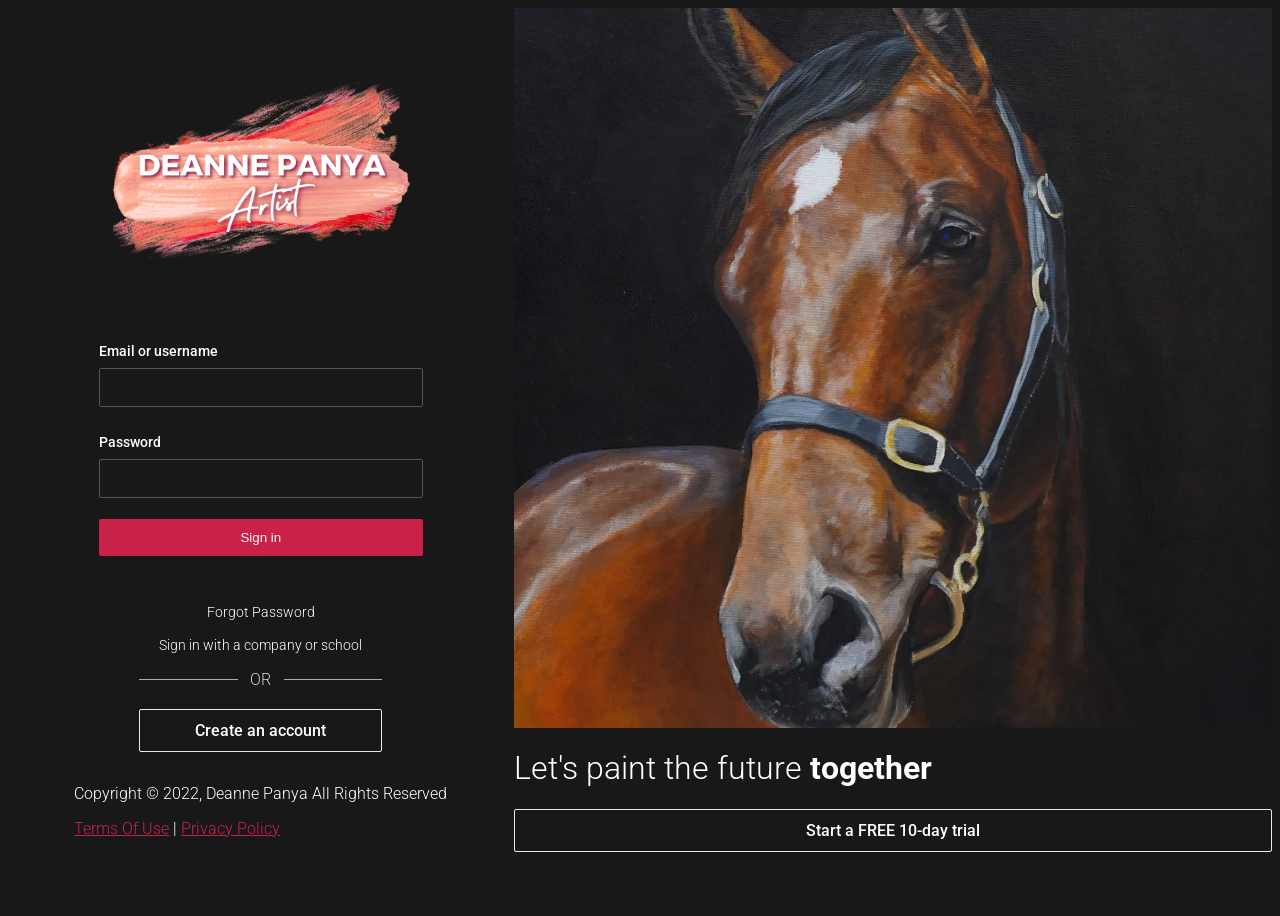
<file: index.html>
<!DOCTYPE Html>
<html lang="en">

<head>
    <meta charset="UTF-8">
    <meta http-equiv="X-UA-Compatible" content="IE=edge">
    <meta name="viewport" content="width=device-width, initial-scale=1.0">
    <link rel="stylesheet" href="style.css">
    <title>Sign in - Deanne Panya </title>
</head>

<body>
    <div id="wrapper">
        <div id="left">
            <div id="signin">
                <div class="logo">
                    <img src="Makeup Studio Red Cosmetics Strokes Logo.png" alt="deannepanya">
                </div>

                <form>
                    <div>
                        <label>Email or username</label>
                        <input type="text" class="text-input">
                    </div>

                    <div>
                        <label>Password</label>
                        <input type="password" class="text-input">
                    </div>
                    <button type="submit" class="primary-btn">Sign in</button </form>

                </form>
                <div class="links">
                    <a href="#">Forgot Password</a>
                    <a href="#">Sign in with a company or school</a>
                </div>
                <div class="or">
                    <hr class="bar">
                    <span>OR</span>
                    <hr class="bar">
                </div>

                <a href="#" class="secondary-btn">Create an account</a>
            </div>
            <footer id="main-footer">
                <p>Copyright &copy; 2022, Deanne Panya All Rights Reserved</p>
                <div>
                    <a href="#">Terms Of Use</a> | <a href="#">Privacy Policy</a>
                </div>
            </footer>
        </div>

        <div id="right">
            <div id="showcase"></div>
            <div class="showcase-content"></div>
            <h1 class="showcase-text">Let's paint the future <strong>together</strong></h1>
            <a href="#" class="secondary-btn">Start a FREE 10-day trial</a>
        </div>
    </div>
    </div>
    </div>


</body>

</html>
</file>
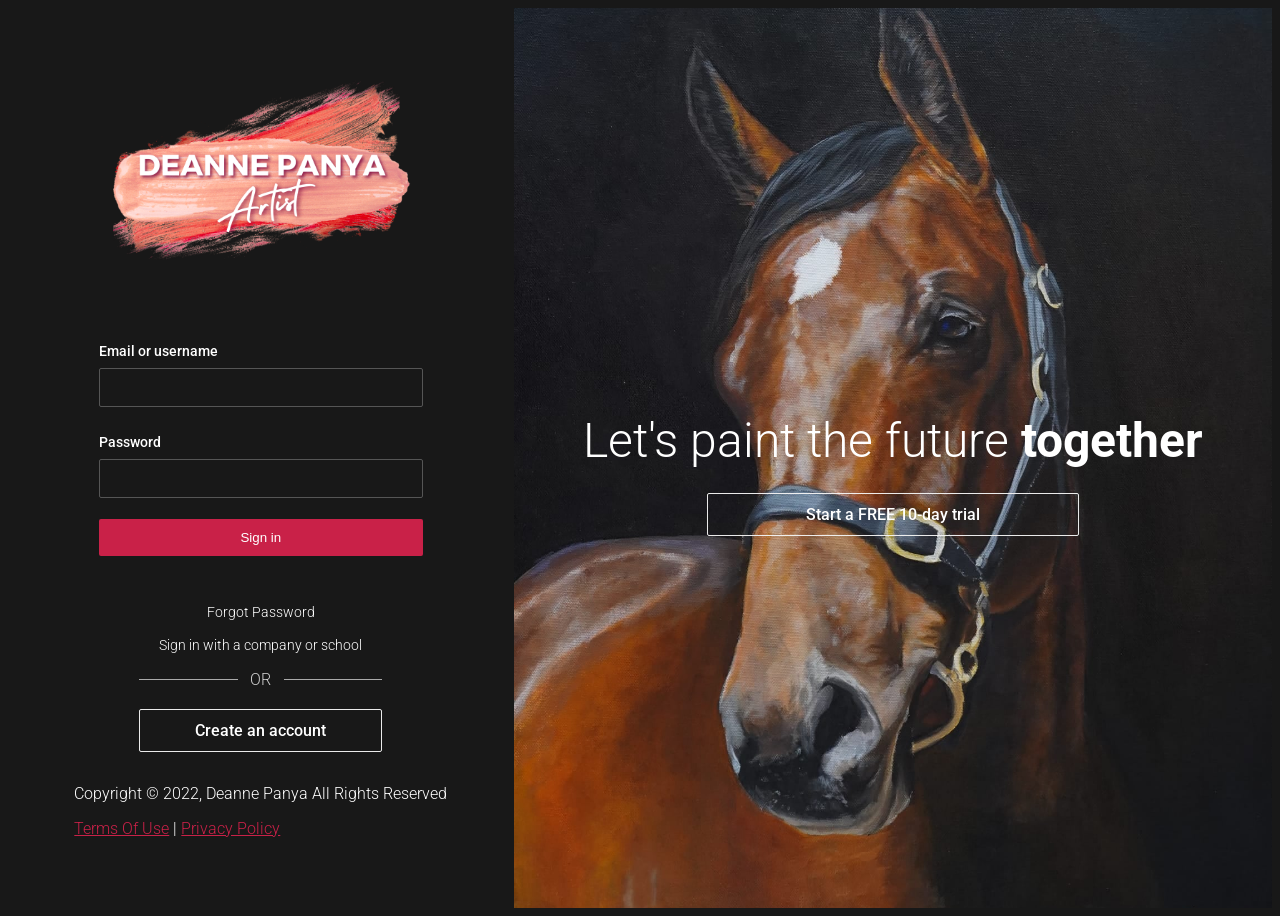
<file: signin/index.html>
<!DOCTYPE Html>
<html lang="en">

<head>
    <meta charset="UTF-8">
    <meta http-equiv="X-UA-Compatible" content="IE=edge">
    <meta name="viewport" content="width=device-width, initial-scale=1.0">
    <link rel="stylesheet" href="style.css">
    <title>Sign in - Deanne Panya </title>
</head>

<body>
    <div id="wrapper">
        <div id="left">
            <div id="signin">
                <div class="logo">
                    <img src="Makeup Studio Red Cosmetics Strokes Logo.png" alt="deannepanya">
                </div>

                <form>
                    <div>
                        <label>Email or username</label>
                        <input type="text" class="text-input">
                    </div>

                    <div>
                        <label>Password</label>
                        <input type="password" class="text-input">
                    </div>
                    <button type="submit" class="primary-btn">Sign in</button </form>

                </form>
                <div class="links">
                    <a href="#">Forgot Password</a>
                    <a href="#">Sign in with a company or school</a>
                </div>
                <div class="or">
                    <hr class="bar">
                    <span>OR</span>
                    <hr class="bar">
                </div>

                <a href="#" class="secondary-btn">Create an account</a>
            </div>
            <footer id="main-footer">
                <p>Copyright &copy; 2022, Deanne Panya All Rights Reserved</p>
                <div>
                    <a href="#">Terms Of Use</a> | <a href="#">Privacy Policy</a>
                </div>
            </footer>
        </div>

        <div id="right">
            <div id="showcase">
            <div class="showcase-content">
            <h1 class="showcase-text">Let's paint the future <strong>together</strong></h1>
            <a href="#" class="secondary-btn">Start a FREE 10-day trial</a>
        </div>
    </div>
    </div>
    </div>


</body>

</html>
</file>
<file: style.css>
@import url('https://fonts.googleapis.com/css2?family=Roboto:wght@300&display=swap');

*{
    box-sizing: border-box;
}
body {
    font-family: 'Roboto', sans-serif;
    font-weight: 300;
    background:#181818;
    color: #fff;
    overflow: hidden;
}

h1, 
h2, 
h3, 
h4, 
h5, 
h6 {
    font-weight: 300;
}

#wrapper {
display: flex;
flex-direction: row;

}

#left {
    display: flex;
    flex-direction: column;
    flex: 1;
    justify-content: center;
align-items: center;
height: 100vh;
}

#right {
    flex: 1;
}

/*Sign in*/
#signin {
display:flex;
flex-direction: column;
justify-content: center;
align-items: center;
width: 80%;
padding-bottom: 1rem;
}

#signin form {
    width: 80%;
    padding-bottom: 3rem;

}

#signin .logo {
    margin-bottom: 8vh; 
}

#signin .logo img{
    width:300px;
}

#signin label {
    font-size: 0.9rem;
    line-height: 2rem;
    font-weight: 500;

}

#signin .text-input {
margin-bottom: 1.3rem;
width: 100%;
border-radius: 2px;
background: #181818;
border: 1px solid #555;
color: #ccc;
padding: 0.5rem 1rem;
line-height: 1.3rem;
}

#signin .primary-btn{
    width: 100%;
}

#signin .secondary-btn,
.or, 
.links {
    width: 60%;
}

#signin .links a {
    display:block;
    color: #fff;
    text-decoration: none;
    margin-bottom: 1rem;
    text-align: center;
    font-size: 0.9rem;
}

    #signin .or {
        display: flex;
        flex-direction: row;
        margin-bottom: 1.2rem;
        align-items: center;
    }

#signin .or .bar {
flex: auto;
border: none; 
height: 1px;
background: #aaa;
}

#signin .or span {
    color: #ccc;
    padding: 0 0.8rem;

}

/* Showcase 36.26sec of video */
#showcase {
    display: flex;
    justify-content: center;
    align-items: center;
    background: url('redzelportrait.png') no-repeat center center /cover;
    height: 80vh;
    text-align: center;
    position:inherit; 
}
#showcase .showcase-text {
    font-size: 3rem;
    width: 100%;
    color: #fff;
    margin-bottom: 1.5rem;
}

#showcase .secondary-btn {
    width: 60%;
    margin: auto;
}
/* Footer */

#main footer {
color: #ccc;
text-align: center;
font-size: 0.8rem;
max-width:  80%;
padding-top: 5rem;
}
#main-footer a {
color: #c92148;
text-decoration: underline;
}





/* Button */
.primary-btn {
    padding: 0.7rem 1rem;
    height: 2.7;
    display: block;
    border:0;
    border-radius: 2px;
    font-weight: 500;
    background: #c92148;
    color: #fff;
    text-decoration: none;
    cursor: pointer;
    text-align: center;
    transition: all 0.5s;
}

.primary-btn:hover {
background-color: #ea7272;
}

.secondary-btn {
    padding: 0.7rem 1rem;
    height: 2.7;
    display: block;
    border: 1px solid#f4f4f4f4;
    border-radius: 2px;
    font-weight: 500;
    background: none;
    color: #fff;
    text-decoration: none;
    cursor: pointer;
    text-align: center;
    transition: all 0.5s;
}

.secondary-btn:hover {
border-color: #ea7272;
color: #ea7272;
}



/* Media Queries */
@media (min-width: 1200px) {
    #left {
        flex: 4;
    }

    #right {
        flex: 6;
    }
}

@media(max-width: 768px) {
    #right {
        display: none;
    }
}
</file>
<file: signin/style.css>
@import url('https://fonts.googleapis.com/css2?family=Roboto:wght@300&display=swap');

*{
    box-sizing: border-box;
}
body {
    font-family: 'Roboto', sans-serif;
    font-weight: 300;
    background:#181818;
    color: #fff;
    overflow: hidden;
}

h1, 
h2, 
h3, 
h4, 
h5, 
h6 {
    font-weight: 300;
}

#wrapper {
display: flex;
flex-direction: row;

}

#left {
    display: flex;
    flex-direction: column;
    flex: 1;
    justify-content: center;
align-items: center;
height: 100vh;
}

#right {
    flex: 1;
}

/*Sign in*/
#signin {
display:flex;
flex-direction: column;
justify-content: center;
align-items: center;
width: 80%;
padding-bottom: 1rem;
}

#signin form {
    width: 80%;
    padding-bottom: 3rem;

}

#signin .logo {
    margin-bottom: 8vh; 
}

#signin .logo img{
    width:300px;
}

#signin label {
    font-size: 0.9rem;
    line-height: 2rem;
    font-weight: 500;

}

#signin .text-input {
margin-bottom: 1.3rem;
width: 100%;
border-radius: 2px;
background: #181818;
border: 1px solid #555;
color: #ccc;
padding: 0.5rem 1rem;
line-height: 1.3rem;
}

#signin .primary-btn{
    width: 100%;
}

#signin .secondary-btn,
.or, 
.links {
    width: 60%;
}

#signin .links a {
    display:block;
    color: #fff;
    text-decoration: none;
    margin-bottom: 1rem;
    text-align: center;
    font-size: 0.9rem;
}

    #signin .or {
        display: flex;
        flex-direction: row;
        margin-bottom: 1.2rem;
        align-items: center;
    }

#signin .or .bar {
flex: auto;
border: none; 
height: 1px;
background: #aaa;
}

#signin .or span {
    color: #ccc;
    padding: 0 0.8rem;

}

/* Showcase */
#showcase {
    display: flex;
    justify-content: center;
    align-items: center;
    background: url('redzelportrait.png') no-repeat center center /cover;
    height: 100vh;
    text-align: center;
    
}
#showcase .showcase-text {
    font-size: 3rem;
    width: 100%;
    color: #fff;
    margin-bottom: 1.5rem;
}

#showcase .secondary-btn {
    width: 60%;
    margin: auto;
}
/* Footer */

#main footer {
color: #ccc;
text-align: center;
font-size: 0.8rem;
max-width:  80%;
padding-top: 5rem;
}
#main-footer a {
color: #c92148;
text-decoration: underline;
}





/* Button */
.primary-btn {
    padding: 0.7rem 1rem;
    height: 2.7;
    display: block;
    border:0;
    border-radius: 2px;
    font-weight: 500;
    background: #c92148;
    color: #fff;
    text-decoration: none;
    cursor: pointer;
    text-align: center;
    transition: all 0.5s;
}

.primary-btn:hover {
background-color: #ea7272;
}

.secondary-btn {
    padding: 0.7rem 1rem;
    height: 2.7;
    display: block;
    border: 1px solid#f4f4f4f4;
    border-radius: 2px;
    font-weight: 500;
    background: none;
    color: #fff;
    text-decoration: none;
    cursor: pointer;
    text-align: center;
    transition: all 0.5s;
}

.secondary-btn:hover {
border-color: #ea7272;
color: #ea7272;
}



/* Media Queries */
@media (min-width: 1200px) {
    #left {
        flex: 4;
    }

    #right {
        flex: 6;
    }
}

@media(max-width: 768px) {
    #right {
        display: none;
    }
}
</file>
